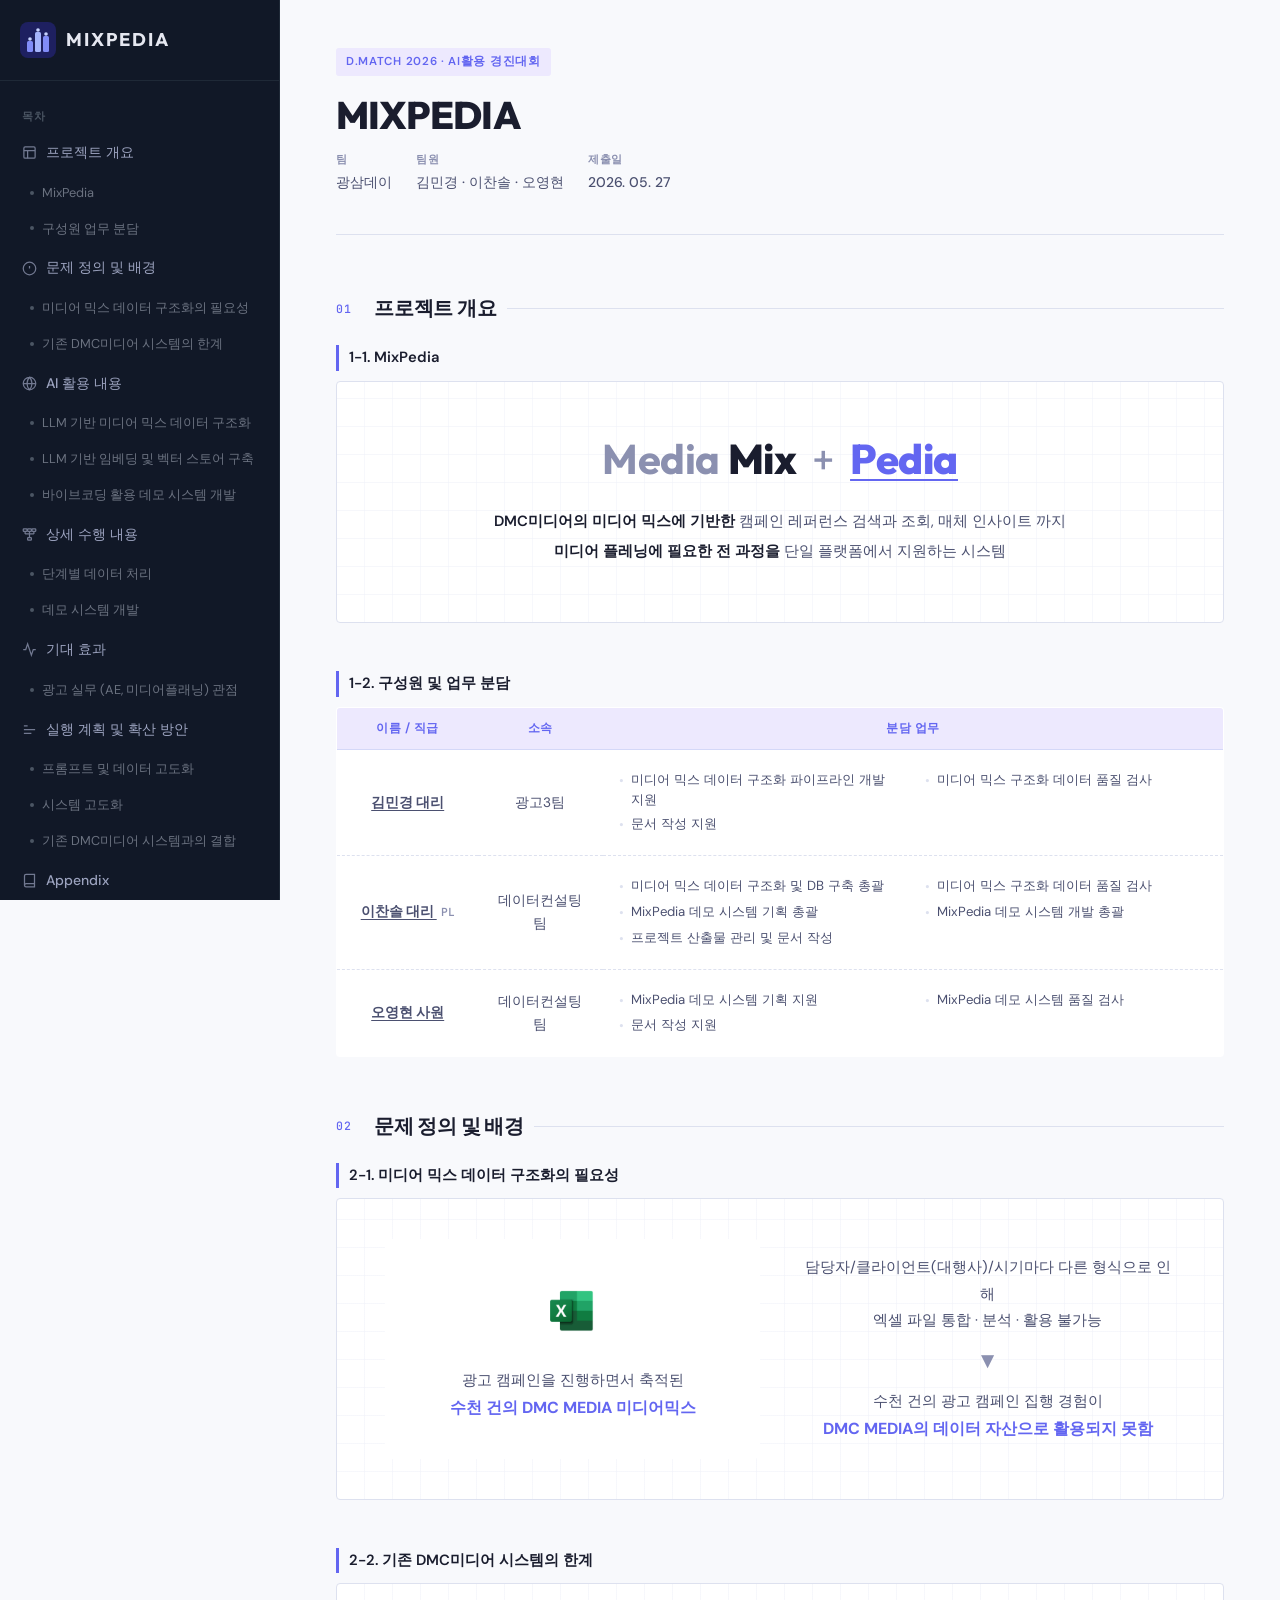
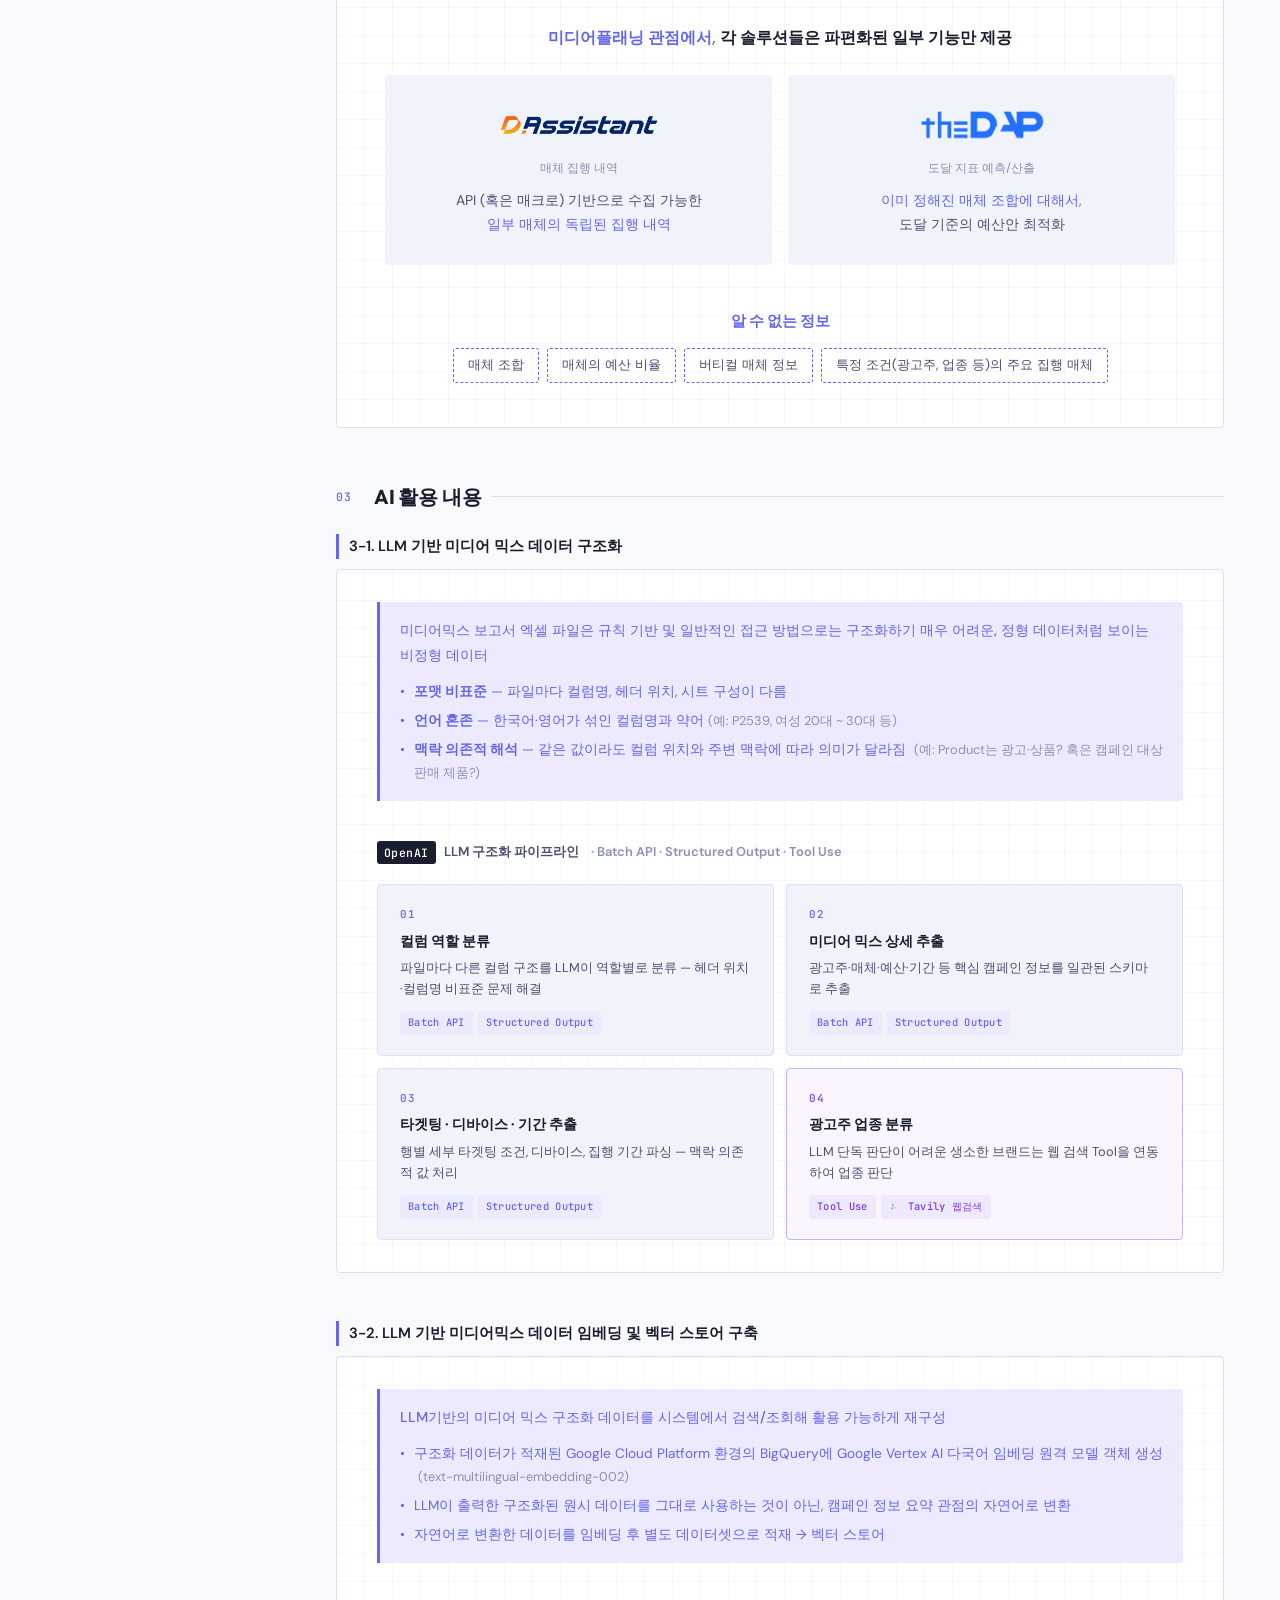
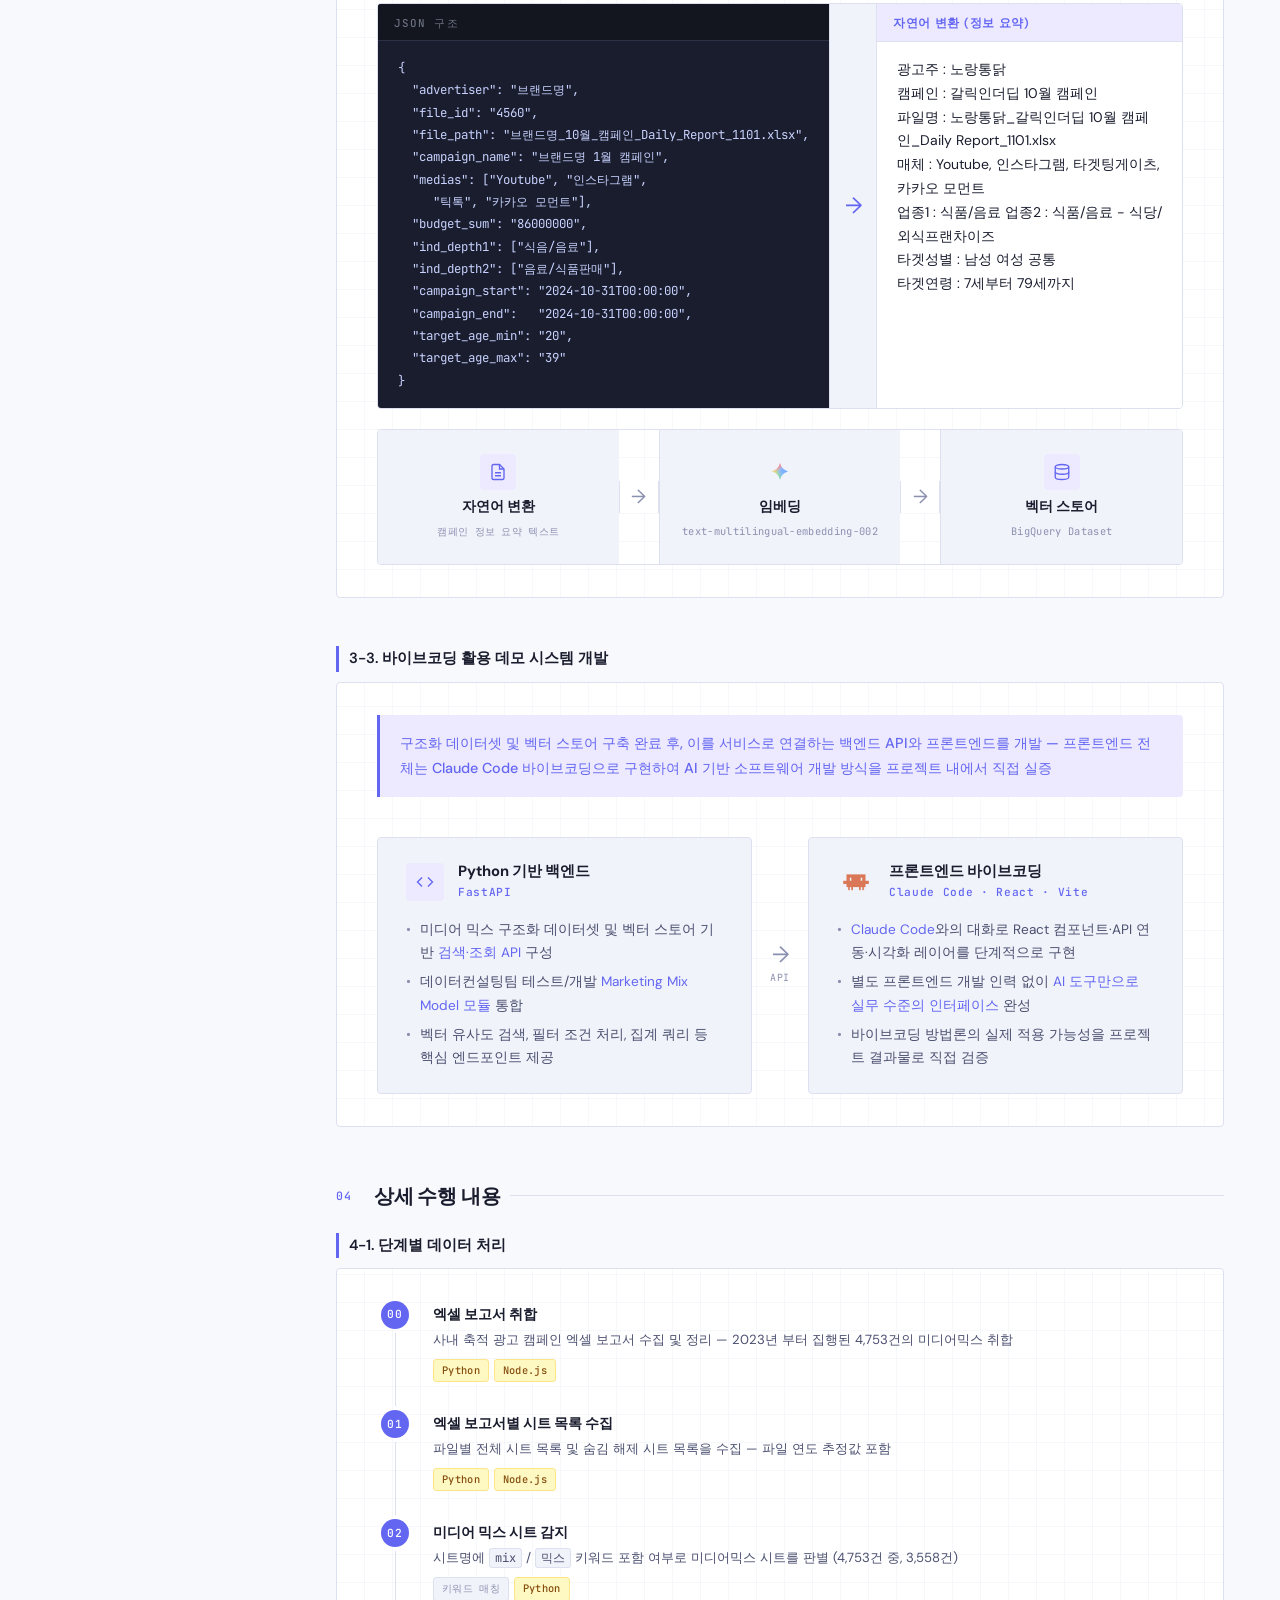
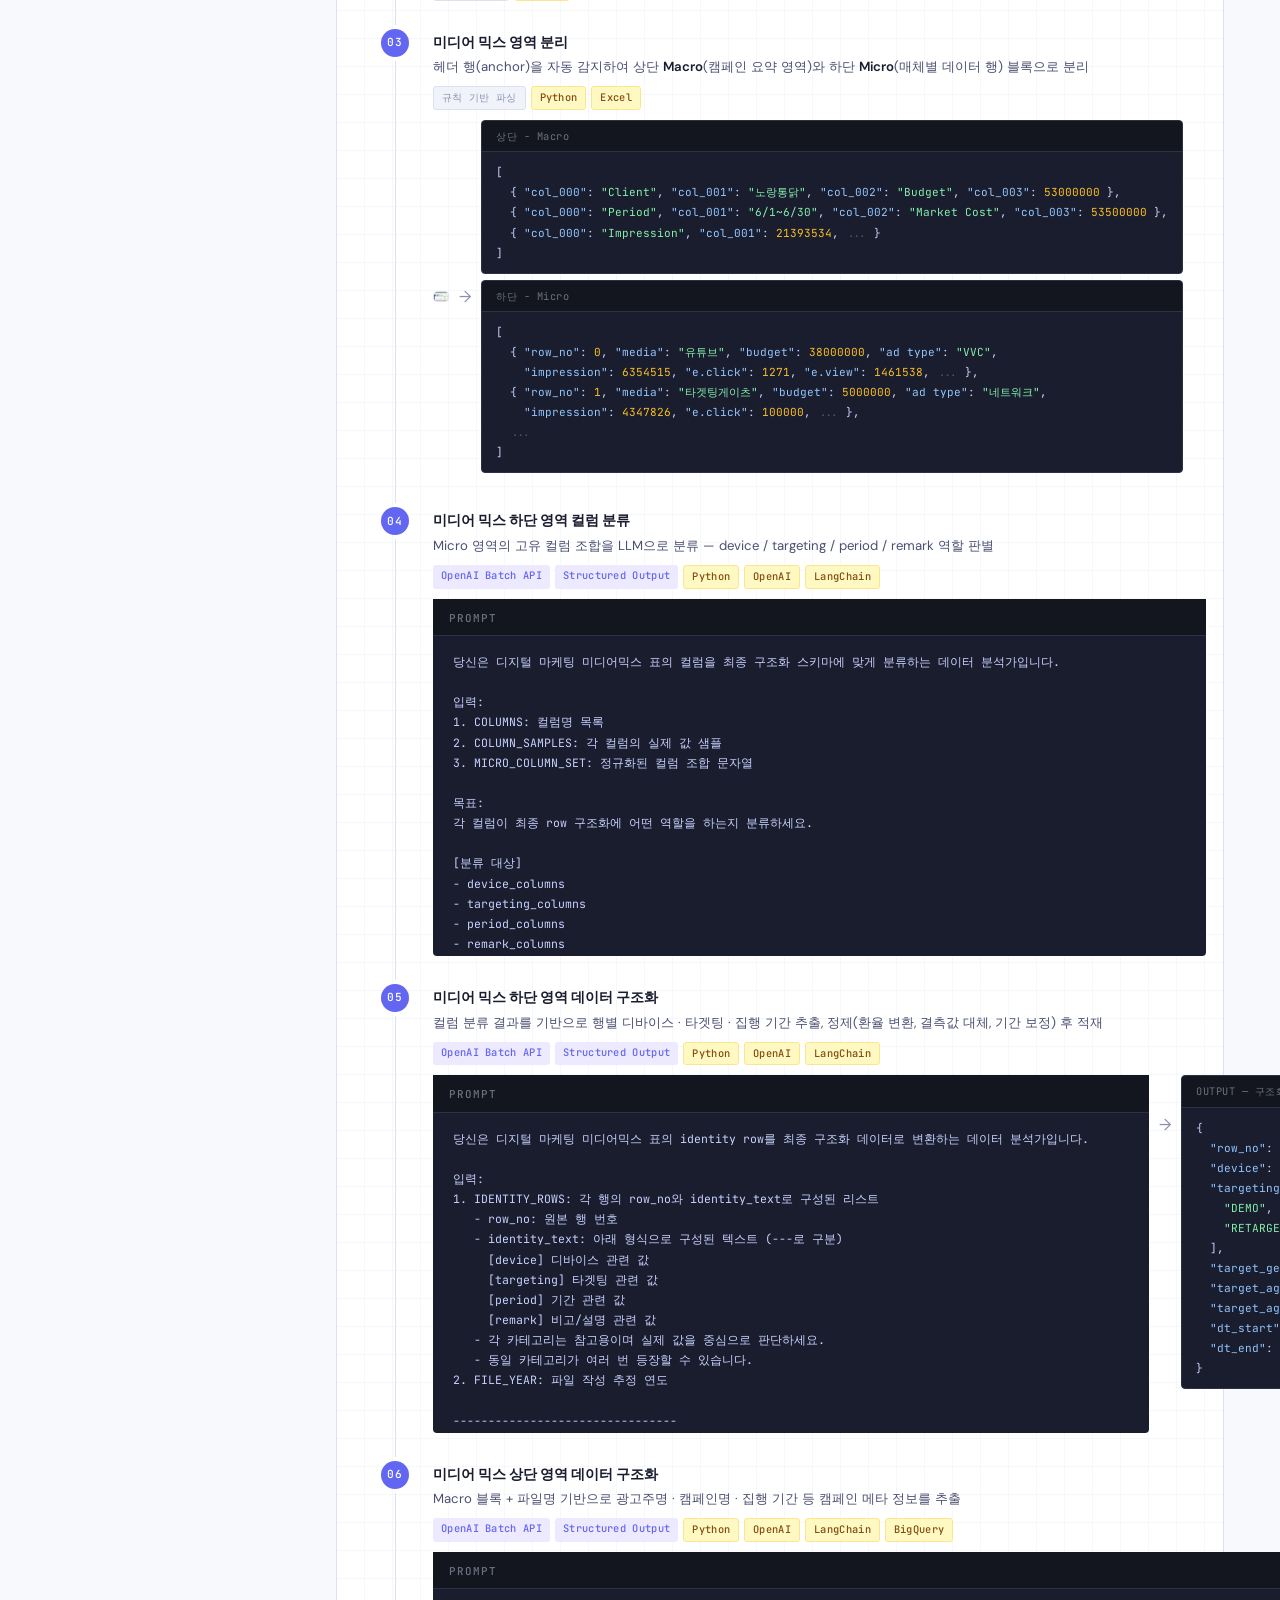
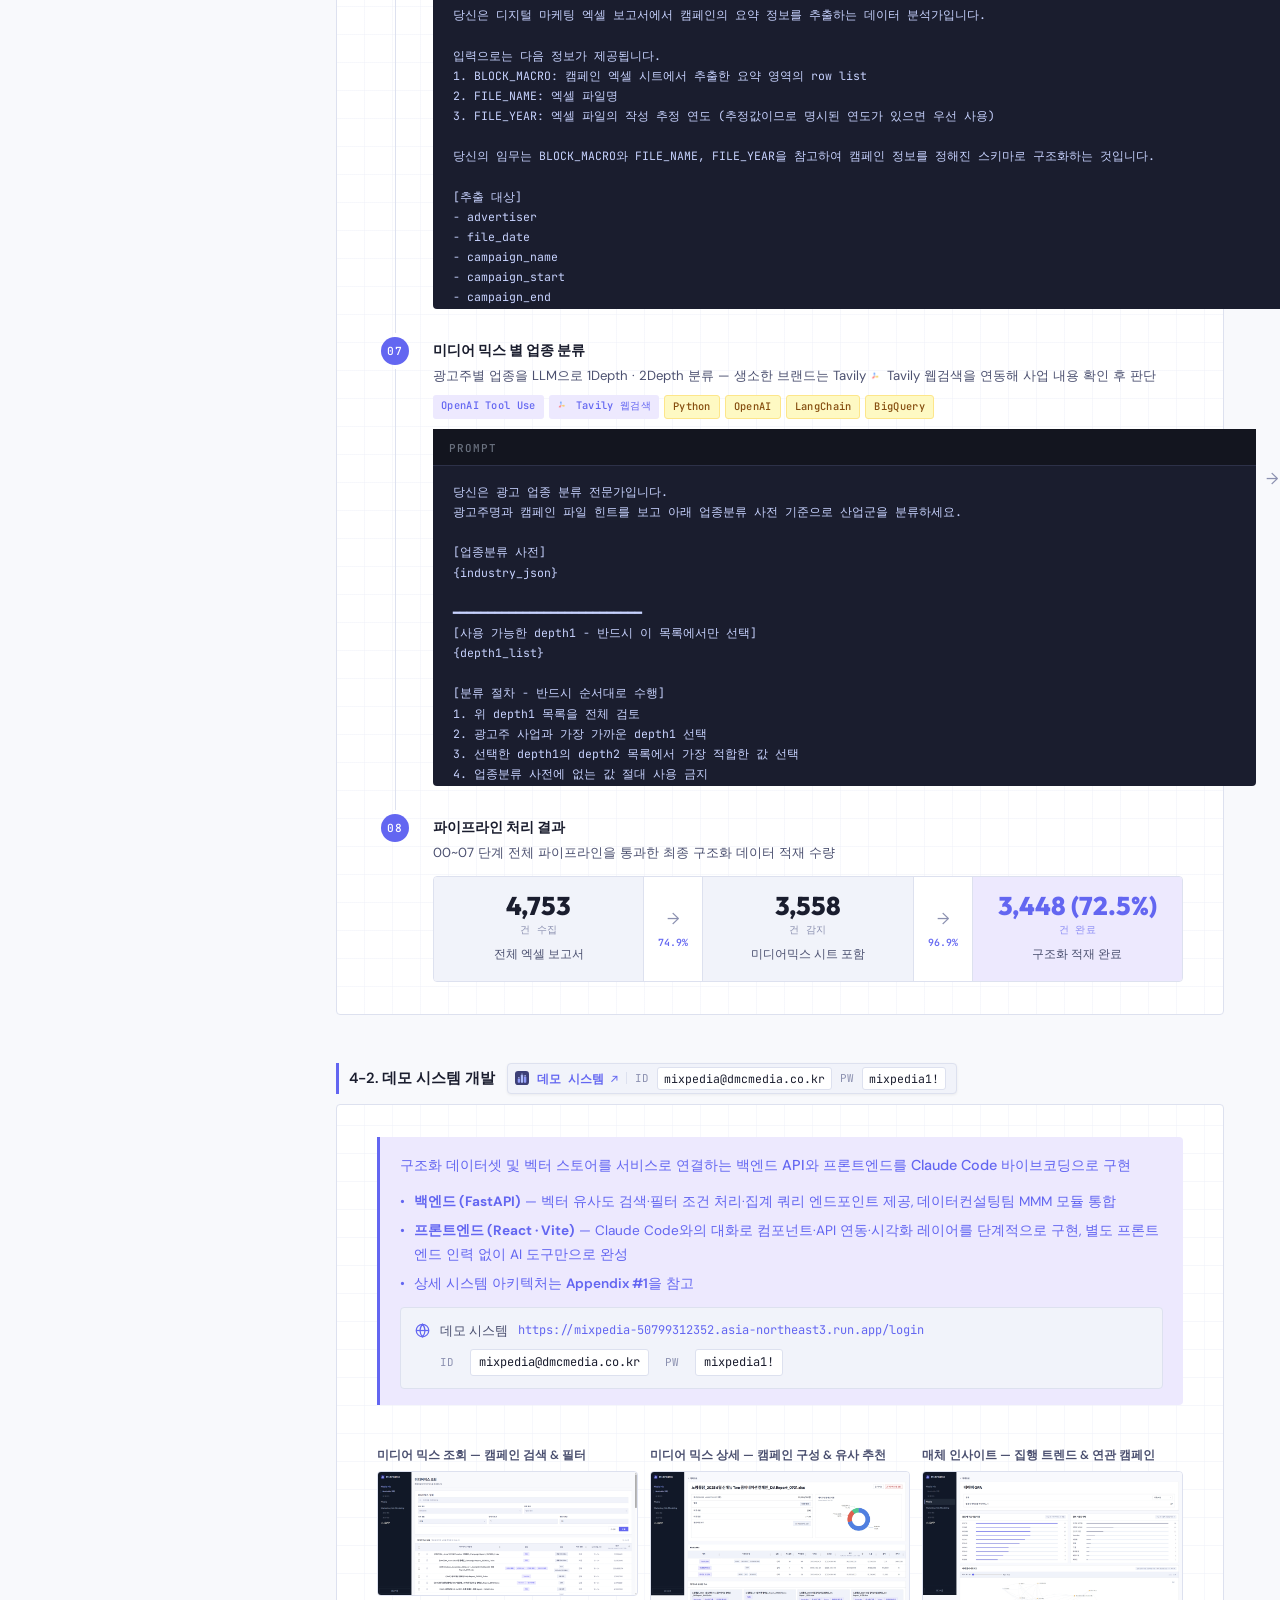
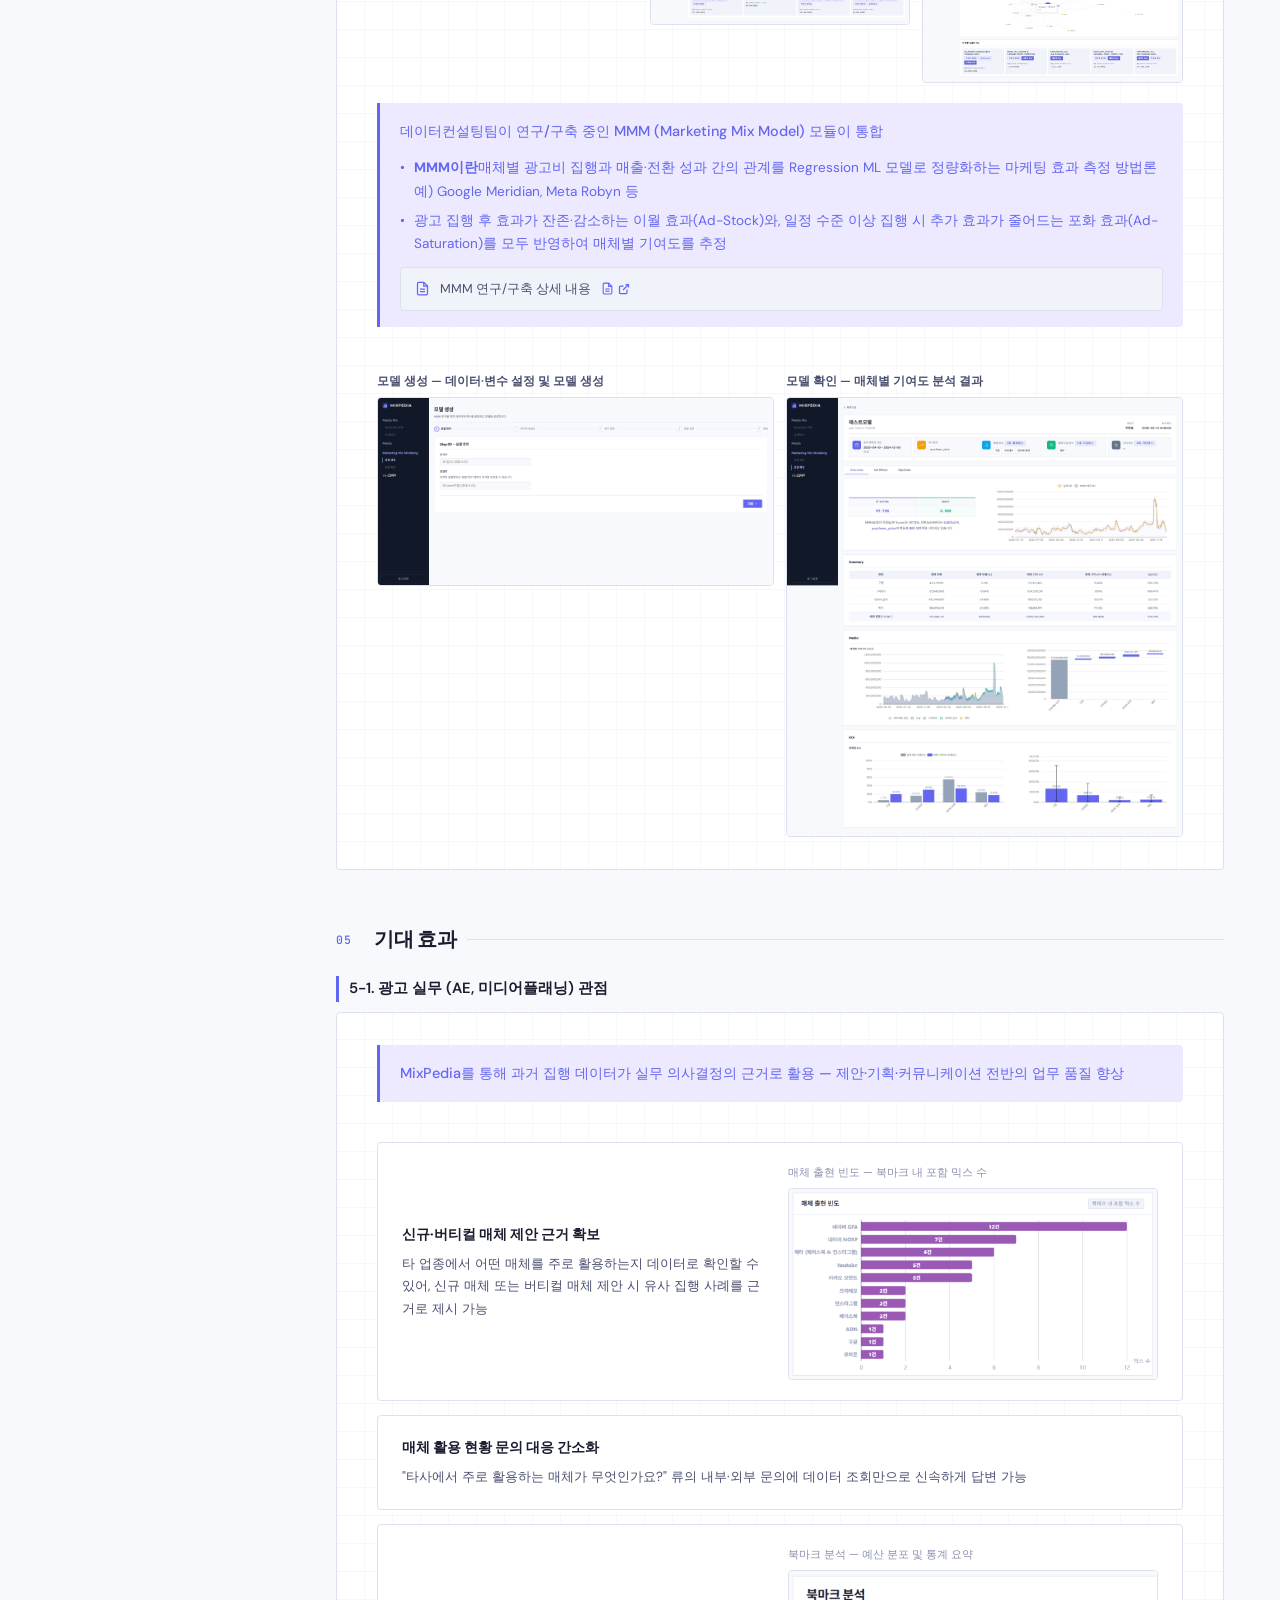
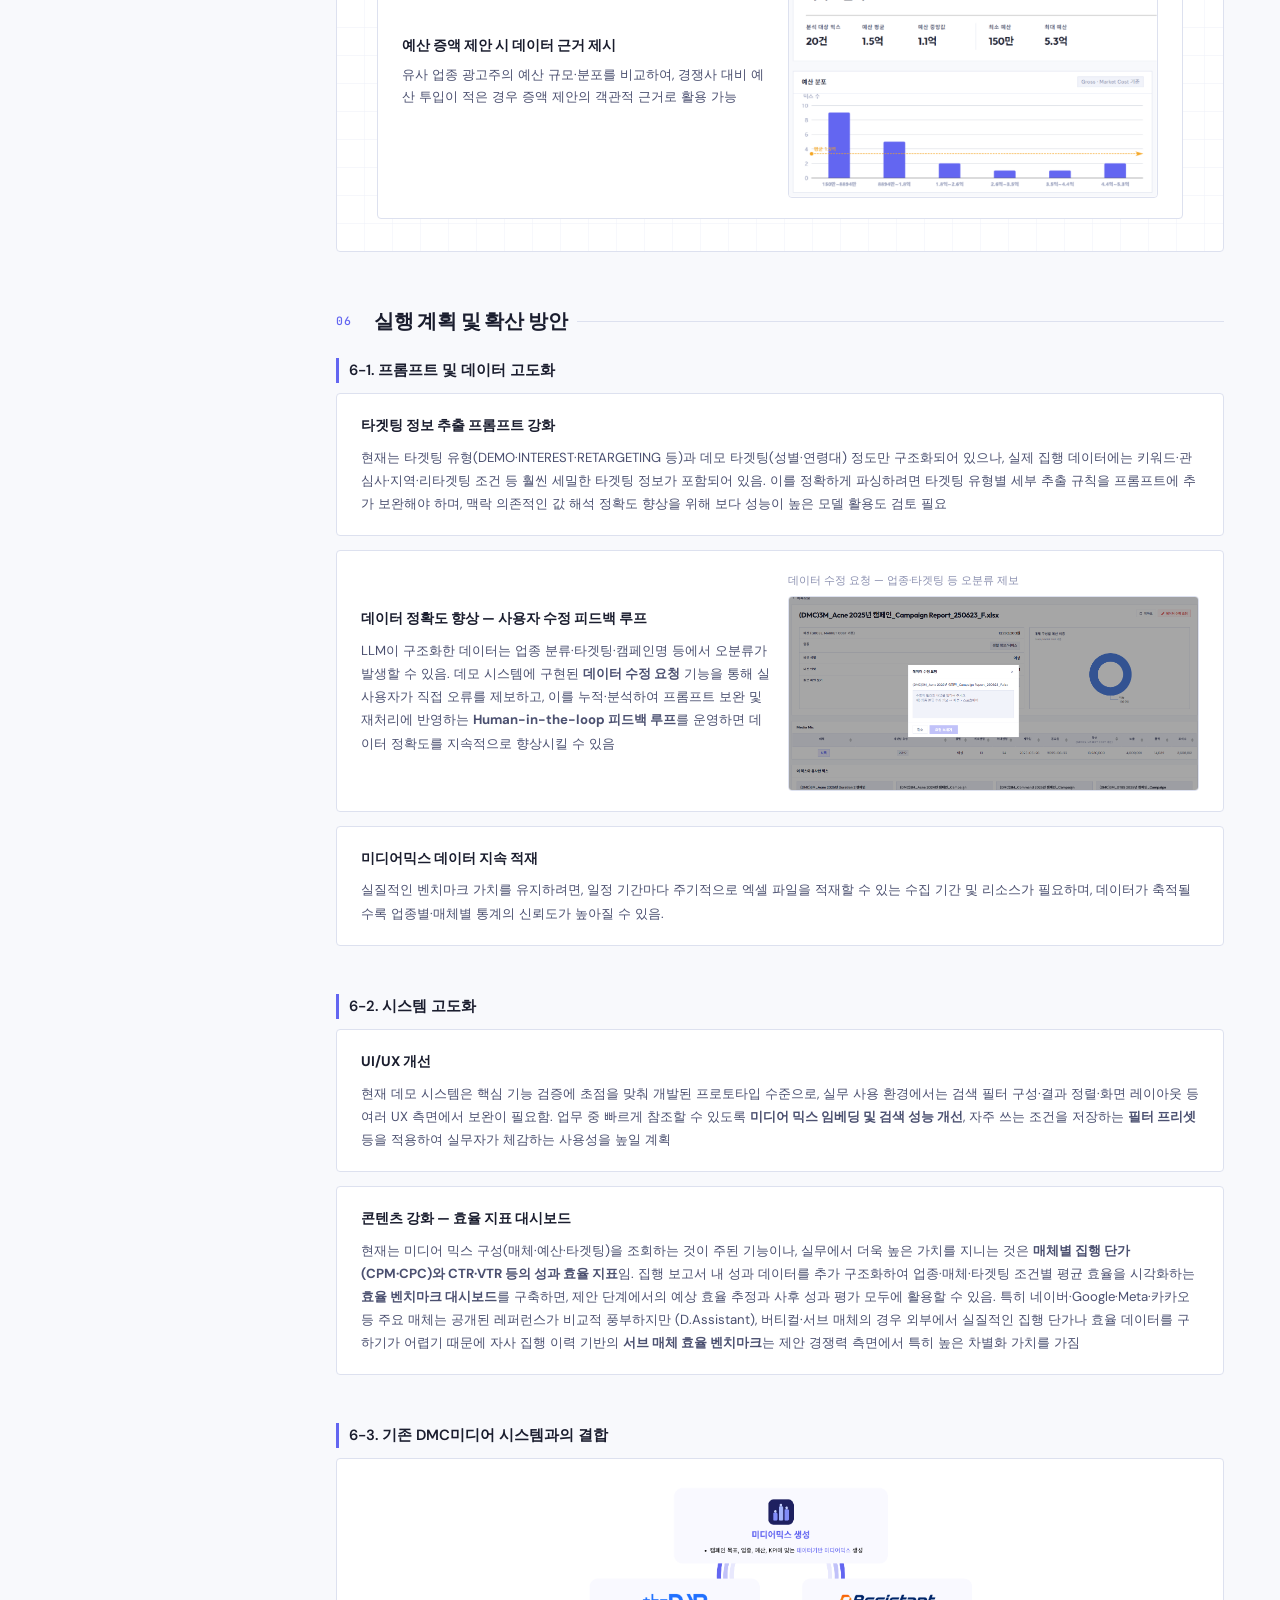
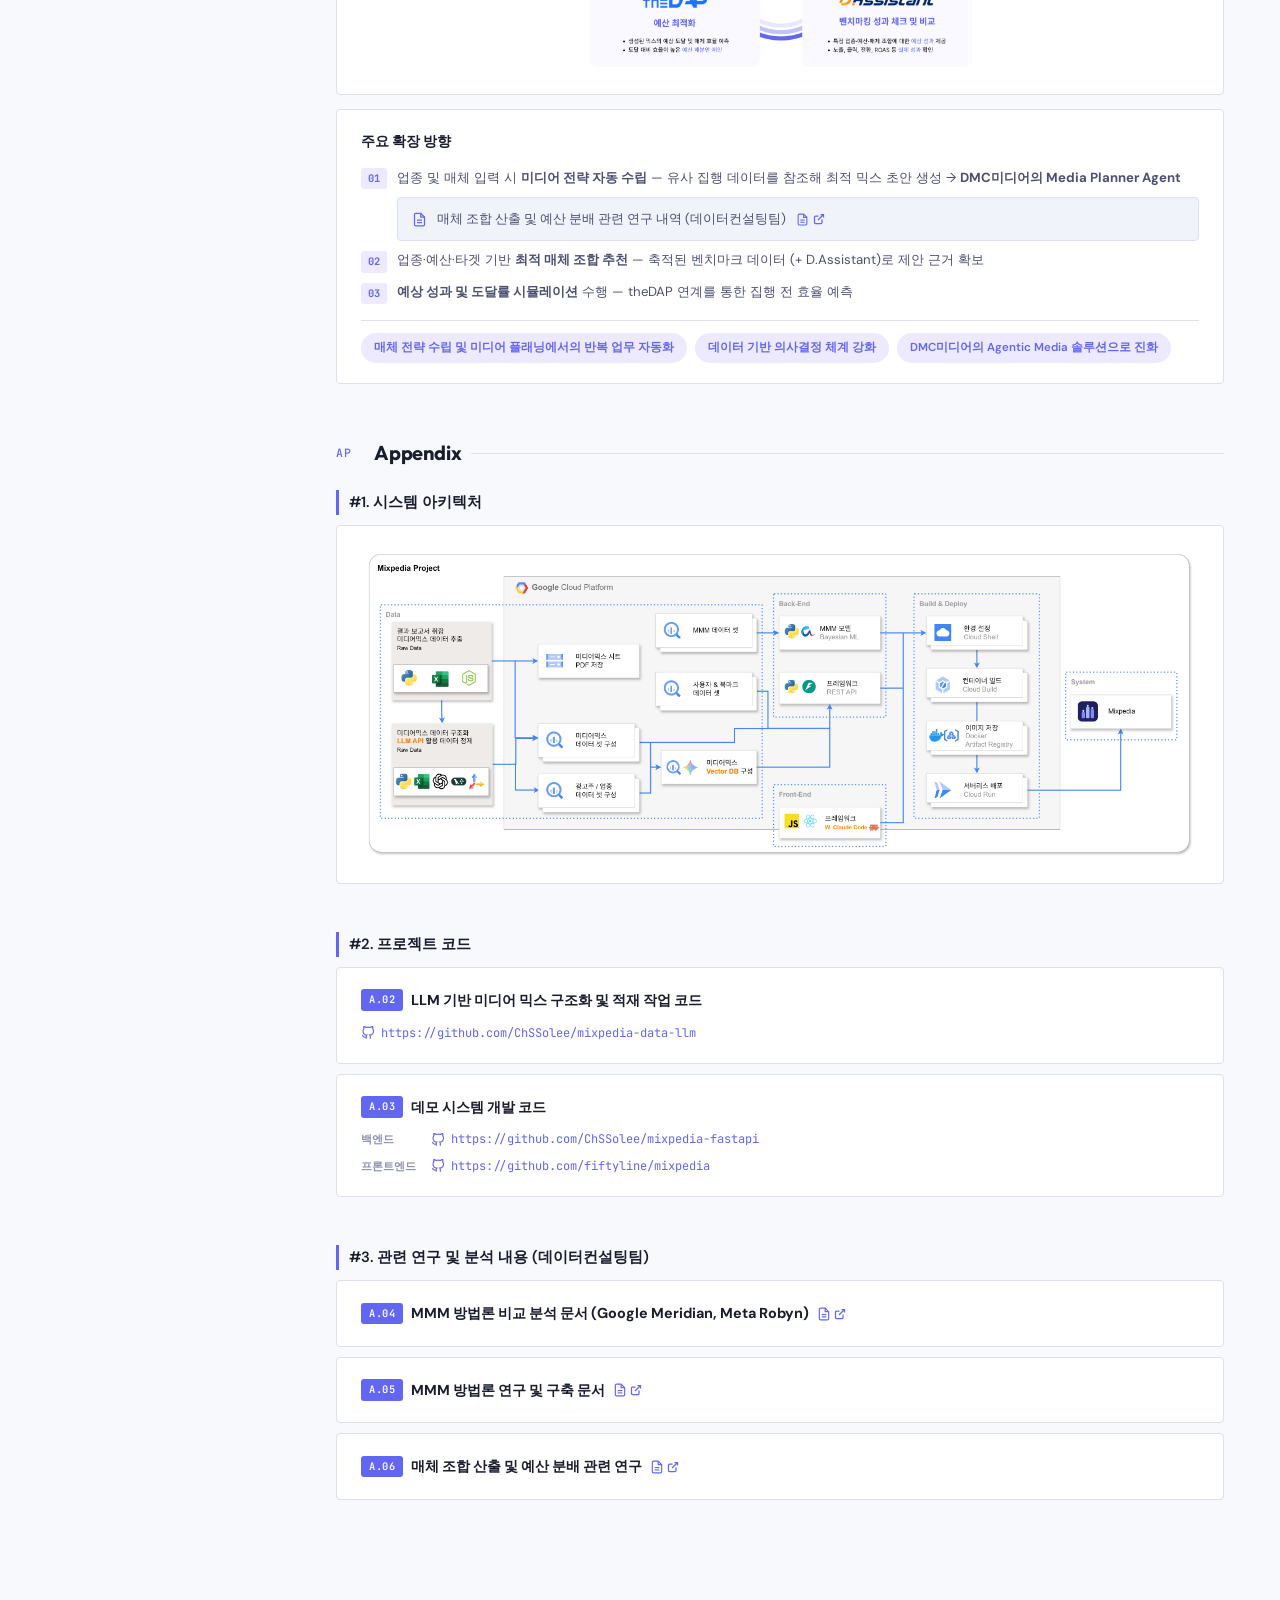
<file: index.html>
<!doctype html>
<html lang="ko">
  <head>
    <meta charset="UTF-8" />
    <meta name="viewport" content="width=device-width, initial-scale=1.0" />
    <title>[Team. 광삼데이] D.match 프로젝트 제출</title>
    <link rel="icon" type="image/svg+xml" href="statics/logo.svg" />
    <link rel="preconnect" href="https://fonts.googleapis.com" />
    <link rel="preconnect" href="https://fonts.gstatic.com" crossorigin />
    <link
      href="https://fonts.googleapis.com/css2?family=Outfit:wght@400;600;700;800&family=DM+Sans:ital,wght@0,400;0,500;0,600;1,400&family=JetBrains+Mono:wght@400;500&display=swap"
      rel="stylesheet"
    />
    <link rel="stylesheet" href="style.css" />
  </head>
  <body>
    <div class="layout">
      <nav class="sidebar">
        <div class="sidebar-header">
          <div class="logo-section">
            <img
              src="statics/logo.svg"
              width="36"
              height="36"
              alt="Mixpedia"
              style="flex-shrink: 0"
            />
            <div>
              <div class="logo-text">MIXPEDIA</div>
            </div>
          </div>
        </div>
        <nav class="sidebar-nav">
          <div class="nav-section-label">목차</div>

          <a href="#s1" class="nav-link active">
            <svg
              viewBox="0 0 24 24"
              fill="none"
              stroke="currentColor"
              stroke-width="2"
            >
              <rect x="3" y="3" width="18" height="18" rx="2" />
              <path d="M3 9h18M9 21V9" />
            </svg>
            프로젝트 개요
          </a>
          <a href="#s1-1" class="nav-link nav-link--sub">MixPedia</a>
          <a href="#s1-2" class="nav-link nav-link--sub">구성원 업무 분담</a>

          <a href="#s2" class="nav-link">
            <svg
              viewBox="0 0 24 24"
              fill="none"
              stroke="currentColor"
              stroke-width="2"
            >
              <circle cx="12" cy="12" r="10" />
              <path d="M12 8v4M12 16h.01" />
            </svg>
            문제 정의 및 배경
          </a>
          <a href="#s2-1" class="nav-link nav-link--sub"
            >미디어 믹스 데이터 구조화의 필요성</a
          >
          <a href="#s2-2" class="nav-link nav-link--sub"
            >기존 DMC미디어 시스템의 한계</a
          >

          <a href="#s3" class="nav-link">
            <svg
              viewBox="0 0 24 24"
              fill="none"
              stroke="currentColor"
              stroke-width="2"
            >
              <path
                d="M12 2a10 10 0 1 0 0 20 10 10 0 0 0 0-20zM2 12h20M12 2a15.3 15.3 0 0 1 4 10 15.3 15.3 0 0 1-4 10 15.3 15.3 0 0 1-4-10 15.3 15.3 0 0 1 4-10z"
              />
            </svg>
            AI 활용 내용
          </a>
          <a href="#s3-1" class="nav-link nav-link--sub"
            >LLM 기반 미디어 믹스 데이터 구조화</a
          >
          <a href="#s3-2" class="nav-link nav-link--sub"
            >LLM 기반 임베딩 및 벡터 스토어 구축</a
          >
          <a href="#s3-3" class="nav-link nav-link--sub"
            >바이브코딩 활용 데모 시스템 개발</a
          >

          <a href="#s4" class="nav-link">
            <svg
              viewBox="0 0 24 24"
              fill="none"
              stroke="currentColor"
              stroke-width="2"
            >
              <rect x="2" y="3" width="6" height="4" rx="1" />
              <rect x="9" y="3" width="6" height="4" rx="1" />
              <rect x="16" y="3" width="6" height="4" rx="1" />
              <path d="M5 7v4M12 7v4M19 7v4M5 11h14M12 11v6" />
              <rect x="9" y="17" width="6" height="4" rx="1" />
            </svg>
            상세 수행 내용
          </a>
          <a href="#s4-1" class="nav-link nav-link--sub">단계별 데이터 처리</a>
          <a href="#s4-2" class="nav-link nav-link--sub">데모 시스템 개발</a>

          <a href="#s5" class="nav-link">
            <svg
              viewBox="0 0 24 24"
              fill="none"
              stroke="currentColor"
              stroke-width="2"
            >
              <polyline points="22 12 18 12 15 21 9 3 6 12 2 12" />
            </svg>
            기대 효과
          </a>
          <a href="#s5-1" class="nav-link nav-link--sub"
            >광고 실무 (AE, 미디어플래닝) 관점</a
          >
          <a href="#s6" class="nav-link">
            <svg
              viewBox="0 0 24 24"
              fill="none"
              stroke="currentColor"
              stroke-width="2"
            >
              <path d="M3 12h18M3 6h6M3 18h12" />
            </svg>
            실행 계획 및 확산 방안
          </a>
          <a href="#s6-1" class="nav-link nav-link--sub"
            >프롬프트 및 데이터 고도화</a
          >
          <a href="#s6-2" class="nav-link nav-link--sub">시스템 고도화</a>
          <a href="#s6-3" class="nav-link nav-link--sub"
            >기존 DMC미디어 시스템과의 결합</a
          >

          <a href="#appendix" class="nav-link">
            <svg
              viewBox="0 0 24 24"
              fill="none"
              stroke="currentColor"
              stroke-width="2"
            >
              <path d="M4 19.5A2.5 2.5 0 0 1 6.5 17H20" />
              <path
                d="M6.5 2H20v20H6.5A2.5 2.5 0 0 1 4 19.5v-15A2.5 2.5 0 0 1 6.5 2z"
              />
            </svg>
            Appendix
          </a>
          <a href="#appendix-1" class="nav-link nav-link--sub"
            >#1 시스템 아키텍처</a
          >
          <a href="#appendix-2" class="nav-link nav-link--sub"
            >#2 프로젝트 코드</a
          >
          <a href="#appendix-3" class="nav-link nav-link--sub"
            >#3 관련 연구 및 분석 내용</a
          >
        </nav>
      </nav>

      <main class="main" id="main-content"></main>
    </div>

    <button id="scroll-top" onclick="window.scrollTo({top:0,behavior:'smooth'})" aria-label="맨 위로">
      <svg viewBox="0 0 24 24" fill="none" stroke="currentColor" stroke-width="2.5" width="18" height="18">
        <polyline points="18 15 12 9 6 15"/>
      </svg>
    </button>
    <script src="script.js"></script>
  </body>
</html>
</file>
<file: style.css>
:root {
  --bg: #f8f9fc;
  --surface: #ffffff;
  --surface-raised: #f1f3fa;
  --border: #dde1ef;
  --border-subtle: #eef0f8;

  --accent: #6366f1;
  --accent-hover: #5457e0;
  --accent-muted: #ede9fe;
  --accent-muted-text: #6366f1;

  --text: #1a1d2e;
  --text-secondary: #4b5070;
  --text-tertiary: #8b90b0;

  --sidebar-bg: #111827;
  --sidebar-border: #1f2937;

  --font-headline: "Outfit", sans-serif;
  --font-body: "DM Sans", sans-serif;
  --font-data: "JetBrains Mono", monospace;
}

*,
*::before,
*::after {
  box-sizing: border-box;
  margin: 0;
  padding: 0;
}

html {
  scroll-behavior: smooth;
}

body {
  font-family: var(--font-body);
  background: var(--bg);
  color: var(--text);
  font-size: 14px;
  line-height: 1.7;
  -webkit-font-smoothing: antialiased;
}

.layout {
  display: flex;
  min-height: 100vh;
}

.sidebar {
  width: 280px;
  background: var(--sidebar-bg);
  border-right: 1px solid var(--sidebar-border);
  flex-shrink: 0;
  display: flex;
  flex-direction: column;
  position: sticky;
  top: 0;
  height: 100vh;
  overflow-y: auto;
}

.sidebar-header {
  padding: 22px 20px;
  border-bottom: 1px solid var(--sidebar-border);
}

.logo-section {
  display: flex;
  align-items: center;
  gap: 10px;
}

.logo-text {
  font-family: var(--font-headline);
  font-size: 1.15rem;
  font-weight: 700;
  letter-spacing: 0.1em;
  color: #e5e7f0;
}

.logo-sub {
  font-family: var(--font-body);
  font-size: 0.7rem;
  color: #6b7280;
  margin-top: 2px;
  letter-spacing: 0.04em;
}

.sidebar-nav {
  display: flex;
  flex-direction: column;
  padding: 16px 10px;
  gap: 2px;
  flex: 1;
}

.nav-section-label {
  padding: 10px 12px 4px;
  color: #4b5563;
  font-family: var(--font-body);
  font-size: 0.7rem;
  font-weight: 600;
  letter-spacing: 0.08em;
  text-transform: uppercase;
}

.nav-link {
  display: flex;
  align-items: center;
  gap: 9px;
  padding: 9px 12px;
  color: #9ca3bf;
  text-decoration: none;
  font-family: var(--font-body);
  font-size: 0.875rem;
  font-weight: 500;
  border-radius: 4px;
  transition:
    color 0.15s,
    background 0.15s;
  position: relative;
}

.nav-link:hover {
  color: #e5e7f0;
  background: #1f2937;
}

.nav-link.active {
  color: #e5e7f0;
  background: #1f2937;
}

.nav-link.active::before {
  content: "";
  position: absolute;
  left: 0;
  top: 6px;
  bottom: 6px;
  width: 2px;
  background: #a5b4fc;
  border-radius: 0 2px 2px 0;
}

.nav-link svg {
  width: 15px;
  height: 15px;
  flex-shrink: 0;
  opacity: 0.7;
}

.nav-link.active svg,
.nav-link:hover svg {
  opacity: 1;
}

.nav-link--sub {
  padding: 6px 12px 6px 32px;
  font-size: 0.8rem;
  color: #6b7280;
  font-weight: 400;
}

.nav-link--sub::after {
  content: "";
  position: absolute;
  left: 20px;
  top: 50%;
  transform: translateY(-50%);
  width: 4px;
  height: 4px;
  border-radius: 50%;
  background: #4b5563;
}

.nav-link--sub:hover {
  color: #c9d0e8;
  background: #1a2234;
}

.nav-link--sub.active {
  color: #c9d0e8;
  background: #1a2234;
}

.nav-link--sub.active::before {
  display: none;
}

.main {
  flex: 1;
  min-width: 0;
  padding: 48px 56px;
}

.cover {
  margin-bottom: 56px;
  padding-bottom: 40px;
  border-bottom: 1px solid var(--border);
}

.cover-badge {
  display: inline-flex;
  align-items: center;
  gap: 6px;
  padding: 4px 10px;
  background: var(--accent-muted);
  color: var(--accent-muted-text);
  font-family: var(--font-body);
  font-size: 0.72rem;
  font-weight: 600;
  letter-spacing: 0.06em;
  text-transform: uppercase;
  border-radius: 3px;
  margin-bottom: 16px;
}

.cover-title {
  font-family: var(--font-headline);
  font-size: 2.4rem;
  font-weight: 800;
  color: var(--text);
  line-height: 1.2;
  letter-spacing: -0.02em;
  margin-bottom: 12px;
}

.cover-title span {
  color: var(--accent);
}

.cover-subtitle {
  font-family: var(--font-body);
  font-size: 1rem;
  color: var(--text-secondary);
  max-width: 600px;
  line-height: 1.7;
  margin-bottom: 28px;
}

.cover-meta {
  display: flex;
  gap: 24px;
  flex-wrap: wrap;
}

.meta-item {
  display: flex;
  flex-direction: column;
  gap: 2px;
}

.meta-label {
  font-family: var(--font-body);
  font-size: 0.7rem;
  font-weight: 600;
  color: var(--text-tertiary);
  text-transform: uppercase;
  letter-spacing: 0.06em;
}

.meta-value {
  font-family: var(--font-body);
  font-size: 0.875rem;
  font-weight: 500;
  color: var(--text-secondary);
}

.section {
  margin-bottom: 52px;
}

.section-header {
  display: flex;
  align-items: center;
  gap: 10px;
  margin-bottom: 20px;
}

.section-number {
  font-family: var(--font-data);
  font-size: 0.72rem;
  font-weight: 500;
  color: var(--accent);
  letter-spacing: 0.06em;
  min-width: 28px;
}

.section-title {
  font-family: var(--font-headline);
  font-size: 1.25rem;
  font-weight: 700;
  color: var(--text);
  letter-spacing: -0.01em;
}

.section-divider {
  flex: 1;
  height: 1px;
  background: var(--border);
}

.subsection {
  margin-bottom: 48px;
}

.subsection-title {
  font-family: var(--font-body);
  font-size: 0.925rem;
  font-weight: 600;
  color: var(--text);
  letter-spacing: 0;
  margin-bottom: 10px;
  border-left: 3px solid var(--accent);
  padding-left: 10px;
}

p {
  font-family: var(--font-body);
  font-size: 0.9rem;
  color: var(--text-secondary);
  line-height: 1.8;
  margin-bottom: 12px;
}

p:last-child {
  margin-bottom: 0;
}

.card {
  background: var(--surface);
  border: 1px solid var(--border);
  border-radius: 4px;
  padding: 20px 24px;
}

.card-grid {
  display: grid;
  gap: 12px;
}

.card-grid--2 {
  grid-template-columns: 1fr 1fr;
}
.card-grid--3 {
  grid-template-columns: 1fr 1fr 1fr;
}

.stat-card {
  background: var(--surface);
  border: 1px solid var(--border);
  border-radius: 4px;
  padding: 18px 20px;
}

.stat-label {
  font-family: var(--font-body);
  font-size: 0.72rem;
  font-weight: 600;
  color: var(--text-tertiary);
  text-transform: uppercase;
  letter-spacing: 0.06em;
  margin-bottom: 6px;
}

.stat-value {
  font-family: var(--font-headline);
  font-size: 1.75rem;
  font-weight: 700;
  color: var(--text);
  line-height: 1;
  margin-bottom: 4px;
}

.stat-desc {
  font-family: var(--font-body);
  font-size: 0.775rem;
  color: var(--text-tertiary);
}

.feature-list {
  display: flex;
  flex-direction: column;
  gap: 10px;
}

.feature-item {
  display: flex;
  align-items: flex-start;
  gap: 12px;
  padding: 14px 16px;
  background: var(--surface);
  border: 1px solid var(--border);
  border-radius: 4px;
}

.feature-icon {
  width: 32px;
  height: 32px;
  border-radius: 4px;
  background: var(--accent-muted);
  display: flex;
  align-items: center;
  justify-content: center;
  flex-shrink: 0;
}

.feature-icon svg {
  width: 15px;
  height: 15px;
  color: var(--accent);
}

.feature-body {
}

.feature-title {
  font-family: var(--font-body);
  font-size: 0.875rem;
  font-weight: 600;
  color: var(--text);
  margin-bottom: 3px;
}

.feature-desc {
  font-family: var(--font-body);
  font-size: 0.825rem;
  color: var(--text-secondary);
  line-height: 1.6;
  margin: 0;
}

.tag {
  display: inline-block;
  padding: 3px 8px;
  background: var(--surface-raised);
  border: 1px solid var(--border);
  border-radius: 3px;
  font-family: var(--font-data);
  font-size: 0.72rem;
  color: var(--text-secondary);
  margin: 2px;
}

.tag--accent {
  background: var(--accent-muted);
  border-color: transparent;
  color: var(--accent-muted-text);
  font-weight: 600;
}

.report-table {
  width: 100%;
  border-collapse: collapse;
  font-family: var(--font-body);
  font-size: 0.825rem;
}

.report-table th {
  background: var(--accent-muted);
  border-bottom: 1px solid #d4d8f8;
  padding: 10px 16px;
  text-align: center;
  font-size: 0.78rem;
  font-weight: 600;
  color: var(--accent-muted-text);
  letter-spacing: 0.04em;
  white-space: nowrap;
}

.report-table td {
  border-bottom: 1px solid var(--border-subtle);
  padding: 10px 12px;
  color: var(--text-secondary);
}

.report-table tbody tr:last-child td {
  border-bottom: none;
}

.report-table tbody tr:hover td {
  background: var(--surface-raised);
  color: var(--text);
}

.callout {
  display: flex;
  gap: 12px;
  padding: 14px 16px;
  border-radius: 4px;
  margin-bottom: 12px;
}

.callout--info {
  background: var(--accent-muted);
  border-left: 3px solid var(--accent);
}

.callout--note {
  background: var(--surface-raised);
  border-left: 3px solid var(--border);
}

.callout-body {
  font-family: var(--font-body);
  font-size: 0.875rem;
  color: var(--text-secondary);
  line-height: 1.7;
}

.callout--info .callout-body {
  color: var(--accent-muted-text);
}

.member-table {
  width: 100%;
  border-collapse: collapse;
  font-family: var(--font-body);
  font-size: 0.85rem;
  background: var(--surface);
  border: 1px solid var(--border);
  border-radius: 4px;
  overflow: hidden;
}

.member-table th {
  background: var(--accent-muted);
  color: var(--accent-muted-text);
  padding: 10px 16px;
  text-align: center;
  font-size: 0.78rem;
  font-weight: 600;
  letter-spacing: 0.04em;
  border-bottom: 1px solid #d4d8f8;
}

.member-table th:first-child {
  width: 16%;
}
.member-table th:nth-child(2) {
  width: 14%;
}
.member-table th:nth-child(3) {
  width: 70%;
}

.member-table td {
  padding: 18px 16px;
  border-bottom: 1px dashed var(--border);
  color: var(--text-secondary);
  vertical-align: middle;
  text-align: center;
}

.member-table td:last-child {
  text-align: left;
  vertical-align: top;
  padding-top: 20px;
  padding-bottom: 20px;
}

.member-table tbody tr:last-child td {
  border-bottom: none;
}

.member-name {
  font-family: var(--font-body);
  font-weight: 700;
  color: var(--text);
  text-decoration: underline;
  text-underline-offset: 3px;
  font-size: 0.875rem;
}

.member-role {
  display: inline-block;
  margin-left: 4px;
  font-size: 0.7rem;
  font-weight: 600;
  color: var(--text-tertiary);
  font-family: var(--font-data);
  text-decoration: none;
}

.member-tasks {
  list-style: none;
  padding: 0;
  margin: 0;
  display: grid;
  grid-template-columns: repeat(auto-fill, minmax(260px, 1fr));
  gap: 5px 24px;
}

.member-tasks li {
  font-family: var(--font-body);
  font-size: 0.825rem;
  color: var(--text-secondary);
  display: flex;
  align-items: flex-start;
  gap: 7px;
  line-height: 1.5;
  margin: 0;
}

.member-tasks li::before {
  content: "•";
  color: var(--border);
  flex-shrink: 0;
  margin-top: 1px;
}

.member-tasks li.task--accent {
  color: var(--accent);
}

.member-tasks li.task--accent::before {
  color: var(--accent);
}

.need-layout {
  display: grid;
  grid-template-columns: 1fr 1fr;
  gap: 40px;
  align-items: center;
  background: var(--surface);
  border: 1px solid var(--border);
  border-radius: 4px;
  padding: 40px 48px;
  background-image:
    repeating-linear-gradient(
      0deg,
      transparent,
      transparent 27px,
      var(--border-subtle) 28px
    ),
    repeating-linear-gradient(
      90deg,
      transparent,
      transparent 27px,
      var(--border-subtle) 28px
    );
}

.need-left {
  background: var(--surface);
  border-radius: 6px;
  padding: 36px 28px;
  display: flex;
  flex-direction: column;
  align-items: center;
  gap: 20px;
  text-align: center;
}

.need-excel-icon {
  width: 72px;
  height: 72px;
  object-fit: contain;
}

.need-left-body {
  font-family: var(--font-body);
  font-size: 0.925rem;
  color: var(--text-secondary);
  line-height: 1.8;
  margin: 0;
}

.need-left-accent {
  font-size: 1rem;
  font-weight: 700;
}

.need-right {
  display: flex;
  flex-direction: column;
  align-items: center;
  gap: 16px;
  text-align: center;
}

.need-problem {
  font-family: var(--font-body);
  font-size: 0.925rem;
  color: var(--text-secondary);
  line-height: 1.8;
  margin: 0;
}

.need-arrow {
  font-size: 1.4rem;
  color: var(--text-tertiary);
  line-height: 1;
}

.need-conclusion {
  font-family: var(--font-body);
  font-size: 0.925rem;
  color: var(--text-secondary);
  line-height: 1.8;
  margin: 0;
}

.need-conclusion-accent {
  font-size: 1rem;
  font-weight: 700;
}

.hl {
  color: var(--accent);
}

.ai-callout {
  background: var(--accent-muted);
  border-left: 3px solid var(--accent);
  border-radius: 0 4px 4px 0;
  padding: 16px 20px;
  margin-bottom: 20px;
}

.ai-callout-lead {
  font-family: var(--font-body);
  font-size: 0.9rem;
  color: var(--accent-muted-text);
  font-weight: 500;
  line-height: 1.75;
  margin-bottom: 12px;
}

.ai-solution {
  margin-bottom: 20px;
}

.ai-solution-lead {
  font-family: var(--font-body);
  font-size: 0.9rem;
  color: var(--text-secondary);
  line-height: 1.75;
  margin-bottom: 10px;
}

.ai-solution-lead strong {
  color: var(--text);
}

.ai-bullets {
  list-style: none;
  padding: 0;
  margin: 0;
  display: flex;
  flex-direction: column;
  gap: 6px;
}

.ai-bullets li {
  font-family: var(--font-body);
  font-size: 0.85rem;
  color: var(--text-secondary);
  line-height: 1.7;
  padding-left: 14px;
  position: relative;
  margin: 0;
}

.ai-callout .ai-bullets li {
  color: var(--accent-muted-text);
}

.ai-bullets li::before {
  content: "•";
  position: absolute;
  left: 0;
  top: 0;
  color: var(--text-tertiary);
}

.ai-callout .ai-bullets li::before {
  color: var(--accent);
}

.ai-note {
  font-size: 0.8rem;
  color: var(--text-tertiary);
  margin-left: 4px;
}

.ai-logo {
  height: 14px;
  vertical-align: middle;
  margin-right: 2px;
  position: relative;
  top: -1px;
}

.badge-logo {
  height: 11px;
  vertical-align: middle;
  position: relative;
  top: -1px;
  margin-right: 2px;
}

.limit-wrap {
  display: flex;
  flex-direction: column;
  gap: 24px;
  background: var(--surface);
  border: 1px solid var(--border);
  border-radius: 4px;
  padding: 40px 48px;
  background-image:
    repeating-linear-gradient(
      0deg,
      transparent,
      transparent 27px,
      var(--border-subtle) 28px
    ),
    repeating-linear-gradient(
      90deg,
      transparent,
      transparent 27px,
      var(--border-subtle) 28px
    );
}

.limit-intro {
  font-family: var(--font-body);
  font-size: 1rem;
  font-weight: 600;
  color: var(--text);
  line-height: 1.7;
  text-align: center;
  margin: 0;
}

.limit-systems {
  display: grid;
  grid-template-columns: 1fr 1fr;
  gap: 16px;
}

.limit-card {
  background: var(--surface-raised);
  border-radius: 4px;
  padding: 28px 32px;
  display: flex;
  flex-direction: column;
  align-items: center;
  text-align: center;
  gap: 10px;
}

.limit-logo-wrap {
  height: 44px;
  display: flex;
  align-items: center;
  justify-content: center;
}

.limit-logo {
  max-height: 38px;
  max-width: 180px;
  object-fit: contain;
}

.limit-card-sub {
  font-family: var(--font-body);
  font-size: 0.775rem;
  color: var(--text-tertiary);
  margin: 0;
}

.limit-card-body {
  font-family: var(--font-body);
  font-size: 0.875rem;
  color: var(--text-secondary);
  line-height: 1.7;
  margin: 0;
}

.limit-gap {
  display: flex;
  flex-direction: column;
  align-items: center;
  gap: 14px;
  padding: 20px 0 4px;
}

.limit-gap-label {
  font-family: var(--font-body);
  font-size: 0.925rem;
  font-weight: 700;
  color: var(--accent);
}

.limit-gap-tags {
  display: flex;
  flex-wrap: wrap;
  justify-content: center;
  gap: 8px;
}

.gap-tag {
  display: inline-block;
  padding: 5px 14px;
  background: transparent;
  border: 1.5px dashed var(--accent);
  border-radius: 3px;
  font-family: var(--font-body);
  font-size: 0.825rem;
  color: var(--text-secondary);
}

.mixpedia-hero {
  background: var(--surface);
  border: 1px solid var(--border);
  border-radius: 4px;
  padding: 56px 40px;
  text-align: center;
  background-image:
    repeating-linear-gradient(
      0deg,
      transparent,
      transparent 27px,
      var(--border-subtle) 28px
    ),
    repeating-linear-gradient(
      90deg,
      transparent,
      transparent 27px,
      var(--border-subtle) 28px
    );
}

.mixpedia-headline {
  font-family: var(--font-headline);
  font-size: 2.6rem;
  font-weight: 700;
  color: var(--text-tertiary);
  letter-spacing: -0.01em;
  margin-bottom: 28px;
  line-height: 1;
}

.mh-mix {
  color: var(--text);
  font-weight: 800;
}

.mh-plus {
  color: var(--text-tertiary);
  font-weight: 400;
  margin: 0 8px;
}

.mh-pedia {
  color: var(--accent);
  font-weight: 800;
  text-decoration: underline;
  text-underline-offset: 5px;
  text-decoration-thickness: 2px;
}

.mixpedia-desc {
  font-family: var(--font-body);
  font-size: 0.925rem;
  color: var(--text-secondary);
  line-height: 2;
  margin: 0;
}

.mixpedia-desc strong {
  color: var(--text);
  font-weight: 600;
}

.grid-wrap {
  background: var(--surface);
  border: 1px solid var(--border);
  border-radius: 4px;
  padding: 32px 40px;
  display: flex;
  flex-direction: column;
  gap: 20px;
  background-image:
    repeating-linear-gradient(
      0deg,
      transparent,
      transparent 27px,
      var(--border-subtle) 28px
    ),
    repeating-linear-gradient(
      90deg,
      transparent,
      transparent 27px,
      var(--border-subtle) 28px
    );
}

.placeholder {
  background: var(--surface);
  border: 1px dashed var(--border);
  border-radius: 4px;
  padding: 56px 24px;
  text-align: center;
  background-image:
    repeating-linear-gradient(
      0deg,
      transparent,
      transparent 27px,
      var(--border-subtle) 28px
    ),
    repeating-linear-gradient(
      90deg,
      transparent,
      transparent 27px,
      var(--border-subtle) 28px
    );
}

.placeholder p {
  font-family: var(--font-body);
  font-size: 0.825rem;
  color: var(--text-tertiary);
  margin: 0;
}

.roadmap {
  display: flex;
  flex-direction: column;
  gap: 0;
}

.roadmap-item {
  display: flex;
  gap: 16px;
}

.roadmap-spine {
  display: flex;
  flex-direction: column;
  align-items: center;
  width: 28px;
  flex-shrink: 0;
}

.roadmap-dot {
  width: 10px;
  height: 10px;
  border-radius: 50%;
  background: var(--accent);
  flex-shrink: 0;
  margin-top: 5px;
}

.roadmap-dot--done {
  background: #22c55e;
}

.roadmap-dot--pending {
  background: var(--border);
}

.roadmap-line {
  width: 2px;
  flex: 1;
  background: var(--border);
  margin: 4px 0;
}

.roadmap-item:last-child .roadmap-line {
  display: none;
}

.roadmap-content {
  padding-bottom: 24px;
  flex: 1;
}

.roadmap-phase {
  font-family: var(--font-data);
  font-size: 0.7rem;
  font-weight: 500;
  color: var(--accent);
  letter-spacing: 0.06em;
  margin-bottom: 4px;
}

.roadmap-phase--done {
  color: #22c55e;
}
.roadmap-phase--pending {
  color: var(--text-tertiary);
}

.roadmap-title {
  font-family: var(--font-body);
  font-size: 0.9rem;
  font-weight: 600;
  color: var(--text);
  margin-bottom: 4px;
}

.roadmap-desc {
  font-family: var(--font-body);
  font-size: 0.825rem;
  color: var(--text-secondary);
  line-height: 1.6;
  margin: 0;
}

.embed-transform {
  display: grid;
  grid-template-columns: 1fr 48px 1fr;
  gap: 0;
  align-items: stretch;
  border: 1px solid var(--border);
  border-radius: 4px;
  overflow: hidden;
}

.embed-raw {
  background: #1a1d2e;
  display: flex;
  flex-direction: column;
}

.embed-raw-label {
  font-family: var(--font-data);
  font-size: 0.68rem;
  font-weight: 500;
  letter-spacing: 0.1em;
  color: #6b7280;
  padding: 10px 16px 8px;
  border-bottom: 1px solid #2d3148;
  background: #13151f;
}

.embed-code {
  font-family: var(--font-data);
  font-size: 0.775rem;
  color: #c7d2fe;
  line-height: 1.8;
  padding: 16px 20px;
  margin: 0;
  white-space: pre;
  flex: 1;
}

.embed-arrow-col {
  background: var(--surface-raised);
  border-left: 1px solid var(--border);
  border-right: 1px solid var(--border);
  display: flex;
  align-items: center;
  justify-content: center;
}

.embed-arrow {
  font-size: 1.4rem;
  color: var(--accent);
  font-family: var(--font-body);
  line-height: 1;
}

.embed-natural {
  background: var(--surface);
  display: flex;
  flex-direction: column;
}

.embed-natural-label {
  font-family: var(--font-body);
  font-size: 0.72rem;
  font-weight: 600;
  letter-spacing: 0.06em;
  color: var(--accent-muted-text);
  padding: 10px 16px 8px;
  border-bottom: 1px solid var(--border);
  background: var(--accent-muted);
}

.embed-nl-body {
  padding: 16px 20px;
  display: flex;
  flex-direction: column;
  gap: 4px;
  flex: 1;
}

.embed-nl-body p {
  font-family: var(--font-body);
  font-size: 0.85rem;
  color: var(--text-secondary);
  line-height: 1.7;
  margin: 0;
  display: flex;
  gap: 8px;
}

.embed-key {
  font-family: var(--font-data);
  font-size: 0.72rem;
  font-weight: 500;
  color: var(--text-tertiary);
  background: var(--surface-raised);
  border: 1px solid var(--border);
  border-radius: 3px;
  padding: 1px 7px;
  flex-shrink: 0;
  align-self: center;
  letter-spacing: 0.02em;
}

.vibe-stack {
  display: grid;
  grid-template-columns: 1fr 56px 1fr;
  gap: 0;
  align-items: stretch;
}

.vibe-step {
  background: var(--surface-raised);
  border: 1px solid var(--border);
  border-radius: 4px;
  padding: 24px 28px;
  display: flex;
  flex-direction: column;
  gap: 16px;
}

.vibe-step-header {
  display: flex;
  align-items: center;
  gap: 14px;
}

.vibe-icon {
  width: 38px;
  height: 38px;
  background: var(--accent-muted);
  border-radius: 4px;
  display: flex;
  align-items: center;
  justify-content: center;
  flex-shrink: 0;
}

.vibe-icon svg {
  width: 18px;
  height: 18px;
  color: var(--accent);
}

.vibe-cc-logo {
  height: 38px;
  width: 38px;
  object-fit: contain;
  border-radius: 4px;
  flex-shrink: 0;
}

.vibe-step-title {
  font-family: var(--font-body);
  font-size: 0.925rem;
  font-weight: 700;
  color: var(--text);
  line-height: 1.3;
}

.vibe-step-sub {
  font-family: var(--font-data);
  font-size: 0.7rem;
  color: var(--accent);
  font-weight: 500;
  letter-spacing: 0.06em;
  margin-top: 2px;
}

.vibe-connector {
  display: flex;
  flex-direction: column;
  align-items: center;
  justify-content: center;
  gap: 4px;
}

.vibe-connector-arrow {
  font-size: 1.4rem;
  color: var(--text-tertiary);
  font-family: var(--font-body);
  line-height: 1;
}

.vibe-connector-label {
  font-family: var(--font-data);
  font-size: 0.62rem;
  color: var(--text-tertiary);
  letter-spacing: 0.08em;
}

.llm-pipeline-header {
  display: flex;
  align-items: center;
  gap: 8px;
  font-family: var(--font-body);
  font-size: 0.825rem;
  font-weight: 600;
  color: var(--text-secondary);
}

.llm-pipeline-brand {
  font-family: var(--font-data);
  font-size: 0.72rem;
  font-weight: 500;
  color: var(--surface);
  background: var(--text);
  padding: 2px 7px;
  border-radius: 3px;
  letter-spacing: 0.04em;
}

.llm-pipeline-header .ai-note {
  margin-left: 4px;
}

.llm-pipeline {
  display: grid;
  grid-template-columns: 1fr 1fr;
  gap: 12px;
}

.llm-step {
  background: var(--surface-raised);
  border: 1px solid var(--border);
  border-radius: 4px;
  padding: 20px 22px;
  display: flex;
  flex-direction: column;
  gap: 8px;
}

.llm-step--tool {
  border-color: #c4b5fd;
  background: #faf5ff;
}

.llm-step-num {
  font-family: var(--font-data);
  font-size: 0.68rem;
  font-weight: 500;
  color: var(--accent);
  letter-spacing: 0.1em;
}

.llm-step--tool .llm-step-num {
  color: #7c3aed;
}

.llm-step-title {
  font-family: var(--font-body);
  font-size: 0.9rem;
  font-weight: 700;
  color: var(--text);
  line-height: 1.3;
}

.llm-step-desc {
  font-family: var(--font-body);
  font-size: 0.8rem;
  color: var(--text-secondary);
  line-height: 1.6;
  margin: 0;
}

.llm-step-badges {
  display: flex;
  flex-wrap: wrap;
  gap: 5px;
  margin-top: 4px;
}

.llm-badge {
  font-family: var(--font-data);
  font-size: 0.65rem;
  font-weight: 500;
  padding: 3px 8px;
  background: var(--accent-muted);
  color: var(--accent-muted-text);
  border-radius: 3px;
  letter-spacing: 0.03em;
}

.llm-badge--tool {
  background: #ede9fe;
  color: #7c3aed;
}

.vector-pipeline {
  display: flex;
  align-items: center;
  justify-content: center;
  gap: 0;
  border: 1px solid var(--border);
  border-radius: 4px;
  overflow: hidden;
}

.vp-step {
  flex: 1;
  display: flex;
  flex-direction: column;
  align-items: center;
  gap: 8px;
  padding: 24px 20px;
  background: var(--surface-raised);
  text-align: center;
}

.vp-step:not(:first-child) {
  border-left: 1px solid var(--border);
}

.vp-step-icon {
  width: 36px;
  height: 36px;
  background: var(--accent-muted);
  border-radius: 4px;
  display: flex;
  align-items: center;
  justify-content: center;
}

.vp-step-icon svg {
  width: 18px;
  height: 18px;
  color: var(--accent);
}

.vp-step-logo {
  height: 36px;
  display: flex;
  align-items: center;
  justify-content: center;
}

.vp-logo {
  height: 28px;
  object-fit: contain;
}

.vp-step-label {
  font-family: var(--font-body);
  font-size: 0.875rem;
  font-weight: 700;
  color: var(--text);
  line-height: 1.2;
}

.vp-step-sub {
  font-family: var(--font-data);
  font-size: 0.65rem;
  color: var(--text-tertiary);
  letter-spacing: 0.03em;
}

.vp-arrow-col {
  width: 40px;
  flex-shrink: 0;
  display: flex;
  align-items: center;
  justify-content: center;
  background: var(--surface);
  border-left: 1px solid var(--border);
  border-right: 1px solid var(--border);
  self-align: stretch;
  font-size: 1.2rem;
  color: var(--text-tertiary);
  font-family: var(--font-body);
}

.proc-steps {
  display: flex;
  flex-direction: column;
}

.proc-step {
  display: flex;
  gap: 20px;
}

.proc-spine {
  display: flex;
  flex-direction: column;
  align-items: center;
  flex-shrink: 0;
  width: 36px;
}

.proc-num {
  font-family: var(--font-data);
  font-size: 0.7rem;
  font-weight: 500;
  color: var(--surface);
  background: var(--accent);
  width: 28px;
  height: 28px;
  border-radius: 50%;
  display: flex;
  align-items: center;
  justify-content: center;
  flex-shrink: 0;
  letter-spacing: 0.05em;
  z-index: 1;
}

.proc-line {
  width: 1px;
  flex: 1;
  background: var(--border);
  margin: 4px 0;
  min-height: 16px;
}

.proc-body {
  padding-bottom: 28px;
  flex: 1;
  padding-top: 4px;
}

.proc-step--last .proc-body {
  padding-bottom: 0;
}

.proc-title {
  font-family: var(--font-body);
  font-size: 0.9rem;
  font-weight: 700;
  color: var(--text);
  margin-bottom: 5px;
  line-height: 1.3;
}

.proc-desc {
  font-family: var(--font-body);
  font-size: 0.825rem;
  color: var(--text-secondary);
  line-height: 1.65;
  margin-bottom: 8px;
}

.proc-desc code {
  font-family: var(--font-data);
  font-size: 0.75rem;
  background: var(--surface-raised);
  border: 1px solid var(--border);
  border-radius: 3px;
  padding: 1px 5px;
  color: var(--text-secondary);
}

.proc-desc strong {
  font-weight: 600;
  color: var(--text);
}

.proc-meta {
  display: flex;
  flex-wrap: wrap;
  gap: 5px;
}

.proc-tag {
  font-family: var(--font-data);
  font-size: 0.65rem;
  font-weight: 500;
  padding: 2px 8px;
  border-radius: 3px;
  letter-spacing: 0.03em;
}

.proc-tag--rule {
  background: var(--surface-raised);
  color: var(--text-tertiary);
  border: 1px solid var(--border);
}

.proc-tag--llm {
  background: var(--accent-muted);
  color: var(--accent-muted-text);
}

.proc-tag--out {
  background: #f0fdf4;
  color: #15803d;
  border: 1px solid #bbf7d0;
}

.proc-tag--lang {
  background: #fef9c3;
  color: #854d0e;
  border: 1px solid #fde68a;
}

.mm-img-wrap {
  display: flex;
  border: 1px solid var(--border);
  border-radius: 4px;
  overflow: hidden;
  margin: 10px 0 6px;
  max-width: 560px;
}

.mm-labels {
  display: flex;
  flex-direction: column;
  flex-shrink: 0;
  width: 64px;
}

.mm-label {
  display: flex;
  align-items: center;
  justify-content: center;
  text-align: center;
  font-family: var(--font-data);
  font-size: 0.68rem;
  font-weight: 700;
  letter-spacing: 0.07em;
  line-height: 1.5;
  padding: 0 8px;
}

.mm-label--macro {
  flex: 0 0 30%;
  background: #1e293b;
  color: #cbd5e1;
}

.mm-label--micro {
  flex: 1;
  background: #4f46e5;
  color: #e0e7ff;
  border-top: 1px solid #4338ca;
}

.mm-img {
  display: block;
  width: 100%;
  height: auto;
  border-left: 1px solid var(--border);
}

.result-wrap {
  display: grid;
  grid-template-columns: 1fr 32px 1fr;
  align-items: start;
  margin: 10px 0 0;
}
.result-arrow {
  text-align: center;
  font-size: 1rem;
  color: var(--text-tertiary);
  padding-top: 36px;
}

.parse-wrap {
  display: grid;
  grid-template-columns: 6fr 32px 4fr;
  align-items: center;
  margin: 10px 0 6px;
}
.parse-img {
  display: block;
  width: 100%;
  border: 1px solid var(--border);
  border-radius: 4px;
}
.parse-arrow {
  text-align: center;
  font-size: 1rem;
  color: var(--text-tertiary);
}
.parse-panels {
  display: flex;
  flex-direction: column;
  gap: 6px;
}
.parse-panel {
  background: #1a1d2e;
  border: 1px solid #2d3148;
  border-radius: 4px;
}
.parse-panel-label {
  font-family: var(--font-data);
  font-size: 0.65rem;
  color: #6b7280;
  padding: 7px 14px 6px;
  border-bottom: 1px solid #2d3148;
  background: #13151f;
  border-radius: 4px 4px 0 0;
  letter-spacing: 0.05em;
}
.parse-code {
  font-family: var(--font-data);
  font-size: 0.695rem;
  color: #c7d2fe;
  line-height: 1.8;
  padding: 10px 14px;
  margin: 0;
  white-space: pre;
  overflow-x: auto;
}
.pc-key {
  color: #93c5fd;
}
.pc-str {
  color: #86efac;
}
.pc-num {
  color: #fbbf24;
}
.pc-null {
  color: #4b5563;
}

@media print {
  .sidebar {
    display: none;
  }
  .main {
    padding: 32px;
    max-width: 100%;
  }
}

@media (max-width: 800px) {
  .sidebar {
    display: none;
  }
  .main {
    padding: 32px 24px;
  }
  .card-grid--2,
  .card-grid--3 {
    grid-template-columns: 1fr;
  }
}

#scroll-top {
  position: fixed;
  bottom: 32px;
  right: 32px;
  width: 40px;
  height: 40px;
  border-radius: 50%;
  background: var(--surface-raised);
  border: 1px solid var(--border);
  color: var(--text-secondary);
  display: flex;
  align-items: center;
  justify-content: center;
  cursor: pointer;
  opacity: 0;
  pointer-events: none;
  transition: opacity 0.2s, background 0.15s;
  z-index: 100;
}

#scroll-top.visible {
  opacity: 1;
  pointer-events: auto;
}

#scroll-top:hover {
  background: var(--accent-muted);
  color: var(--accent);
  border-color: var(--accent);
}
</file>
